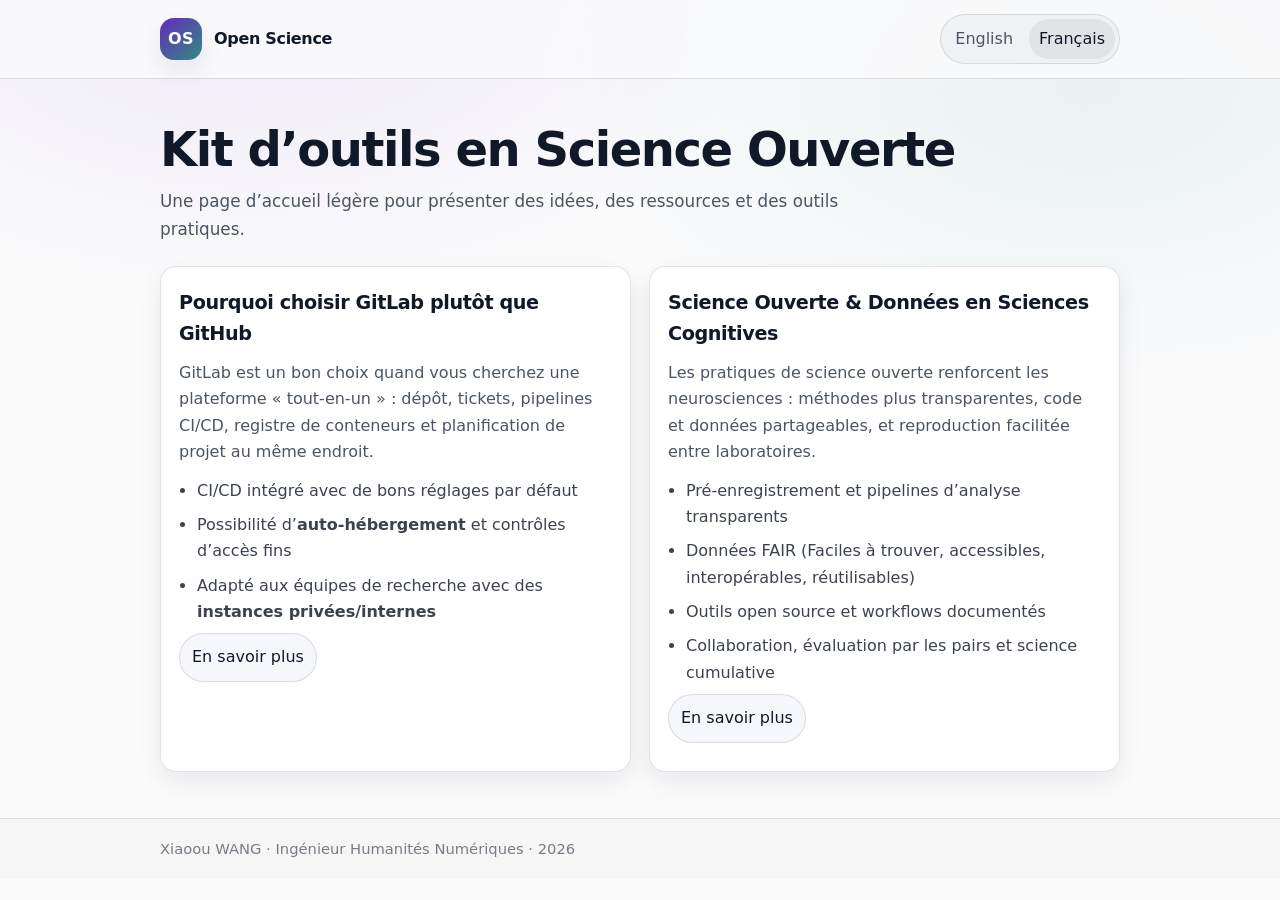
<file: index.html>
<!doctype html>
<html lang="fr">
  <head>
    <meta charset="UTF-8" />
    <link rel="icon" type="image/svg+xml" href="./favicon.svg" />
    <meta name="viewport" content="width=device-width, initial-scale=1.0" />
    <title>Open Science Toolkit</title>
    <meta
      name="description"
      content="Open Science homepage — bilingual (English/French)."
    />
    <link rel="stylesheet" href="./styles.css" />
  </head>
  <body class="lang-fr">
    <div data-component="header"></div>

    <main class="container">
      <section class="hero">
        <h1>
          <span class="i18n en">Open Science Toolkit</span>
          <span class="i18n fr">Kit d’outils en Science Ouverte</span>
        </h1>
        <p class="lead">
          <span class="i18n en">
            A lightweight landing page to present ideas, resources, and practical tooling.
          </span>
          <span class="i18n fr">
            Une page d’accueil légère pour présenter des idées, des ressources et des outils
            pratiques.
          </span>
        </p>
      </section>

      <section class="grid">
        <article class="card" id="gitlab-vs-github">
          <h2>
            <span class="i18n en">Why choosing GitLab other than GitHub</span>
            <span class="i18n fr">Pourquoi choisir GitLab plutôt que GitHub</span>
          </h2>
          <p>
            <span class="i18n en">
              GitLab can be a great choice when you want an “all‑in‑one” platform: repository,
              issues, CI/CD pipelines, container registry, and project planning in one place.
            </span>
            <span class="i18n fr">
              GitLab est un bon choix quand vous cherchez une plateforme « tout‑en‑un » : dépôt,
              tickets, pipelines CI/CD, registre de conteneurs et planification de projet au même
              endroit.
            </span>
          </p>
          <ul class="bullets">
            <li>
              <span class="i18n en">Built‑in CI/CD with strong defaults</span>
              <span class="i18n fr">CI/CD intégré avec de bons réglages par défaut</span>
            </li>
            <li>
              <span class="i18n en"><strong>Self‑hosting options and fine‑grained access controls</strong></span>
        
              <span class="i18n fr">Possibilité d’<strong>auto‑hébergement</strong> et contrôles d’accès fins</span>
            </li>
            <li>
              <span class="i18n en">
                Good fit for research groups needing <strong>private/internal instances</strong>
              </span>
              <span class="i18n fr">
                Adapté aux équipes de recherche avec des <strong>instances privées/internes</strong>
              </span>
            </li>
          </ul>
          <p class="card-cta">
            <a class="cta" href="./gitlab.html">
              <span class="i18n en">Read more</span>
              <span class="i18n fr">En savoir plus</span>
            </a>
          </p>
        </article>

        <article class="card" id="open-science-neuroscience">
          <h2>
            <span class="i18n en">Open Science & Data in Cognitive Sciences</span>
            <span class="i18n fr">Science Ouverte & Données en Sciences Cognitives</span>
          </h2>
          <p>
            <span class="i18n en">
              Open science practices strengthen neuroscience: clearer methods, shareable code and
              data, and easier reproduction of results across labs.
            </span>
            <span class="i18n fr">
              Les pratiques de science ouverte renforcent les neurosciences : méthodes plus
              transparentes, code et données partageables, et reproduction facilitée entre
              laboratoires.
            </span>
          </p>
          <ul class="bullets">
            <li>
              <span class="i18n en">Preregistration and transparent analysis pipelines</span>
              <span class="i18n fr">Pré‑enregistrement et pipelines d’analyse transparents</span>
            </li>
            <li>
              <span class="i18n en">FAIR data (Findable, Accessible, Interoperable, Reusable)</span>
              <span class="i18n fr">
                Données FAIR (Faciles à trouver, accessibles, interopérables, réutilisables)
              </span>
            </li>
            <li>
              <span class="i18n en">Open-source tools and documented workflows</span>
              <span class="i18n fr">Outils open source et workflows documentés</span>
            </li>
            <li>
              <span class="i18n en">Collaboration, peer review, and cumulative science</span>
              <span class="i18n fr">Collaboration, évaluation par les pairs et science cumulative</span>
            </li>
          </ul>
          <p class="card-cta">
            <a class="cta" href="./neuroscience.html">
              <span class="i18n en">Read more</span>
              <span class="i18n fr">En savoir plus</span>
            </a>
          </p>
        </article>
      </section>
    </main>

    <div data-component="footer"></div>
    <script src="./components.js"></script>
  </body>
</html>
</file>
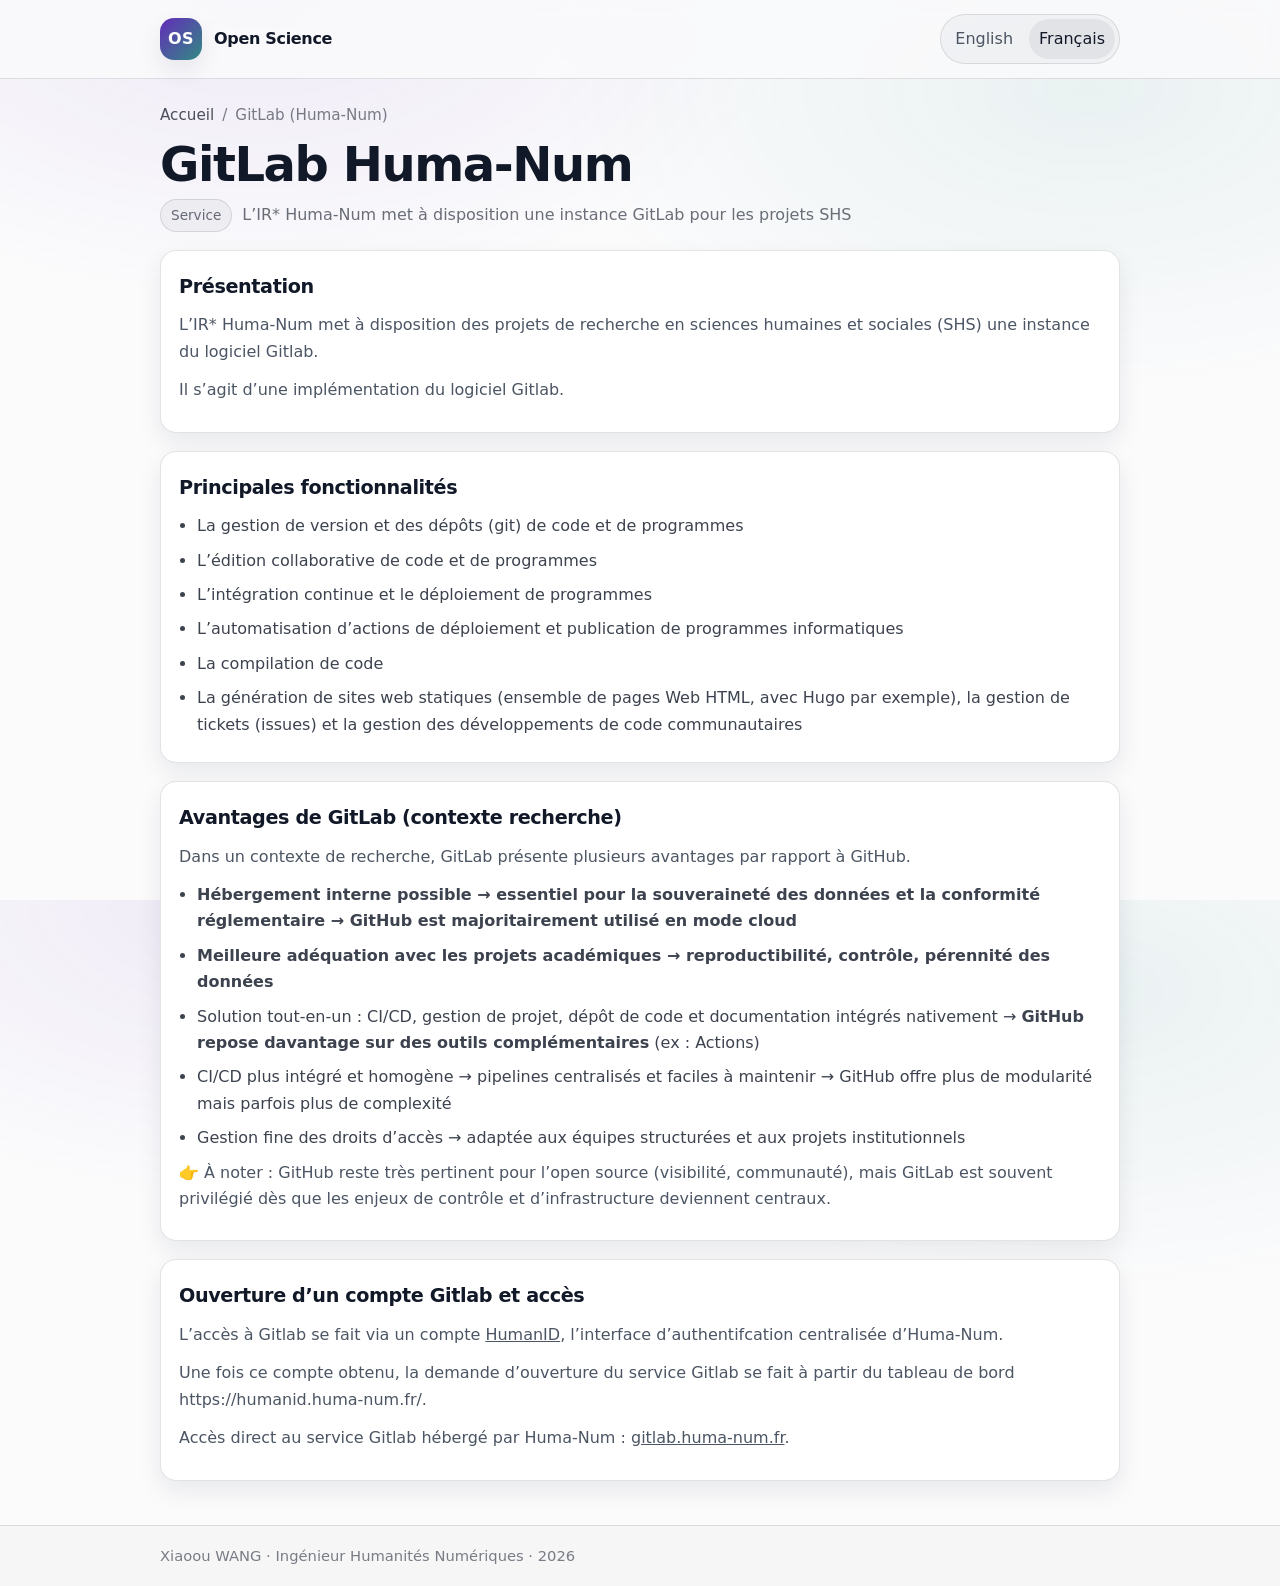
<file: gitlab.html>
<!doctype html>
<html lang="fr">
  <head>
    <meta charset="UTF-8" />
    <link rel="icon" type="image/svg+xml" href="./favicon.svg" />
    <meta name="viewport" content="width=device-width, initial-scale=1.0" />
    <title>GitLab (Huma-Num) — Open Science</title>
    <meta
      name="description"
      content="GitLab Huma-Num — instance pour projets de recherche en SHS."
    />
    <link rel="stylesheet" href="./styles.css" />
  </head>
  <body class="lang-fr">
    <div data-component="header"></div>

    <main class="container">
      <section class="subhero">
        <p class="breadcrumbs">
          <a href="./index.html">
            <span class="i18n en">Home</span>
            <span class="i18n fr">Accueil</span>
          </a>
          <span aria-hidden="true">/</span>
          <span class="i18n en">GitLab (Huma-Num)</span>
          <span class="i18n fr">GitLab (Huma-Num)</span>
        </p>

        <h1>
          <span class="i18n en">GitLab Huma-Num</span>
          <span class="i18n fr">GitLab Huma-Num</span>
        </h1>
        <div class="kicker">
          <span class="pill">
            <span class="i18n en">Service</span>
            <span class="i18n fr">Service</span>
          </span>
          <span class="i18n en">
            Huma-Num (a French national research infrastructure) provides a GitLab instance for
            research projects in the humanities and social sciences (HSS/SHS).
          </span>
          <span class="i18n fr">
            L’IR* Huma-Num met à disposition une instance GitLab pour les projets SHS
          </span>
        </div>
      </section>

      <section class="grid prose">
        <article class="card">
          <h2>
            <span class="i18n en">Overview</span>
            <span class="i18n fr">Présentation</span>
          </h2>
          <p>
            <span class="i18n en">
              Huma-Num provides humanities and social sciences (SHS) research projects with an
              instance of the GitLab software.
            </span>
            <span class="i18n fr">
              L’IR* Huma-Num met à disposition des projets de recherche en sciences humaines et
              sociales (SHS) une instance du logiciel Gitlab.
            </span>
          </p>
          <p>
            <span class="i18n en">This is an implementation of the GitLab software.</span>
            <span class="i18n fr">Il s’agit d’une implémentation du logiciel Gitlab.</span>
          </p>
        </article>

        <article class="card">
          <h2>
            <span class="i18n en">Main features</span>
            <span class="i18n fr">Principales fonctionnalités</span>
          </h2>
          <ul class="bullets">
            <li>
              <span class="i18n en">
                Version control and Git repositories for code and software
              </span>
              <span class="i18n fr">
                La gestion de version et des dépôts (git) de code et de programmes
              </span>
            </li>
            <li>
              <span class="i18n en">Collaborative editing and review of code and software</span>
              <span class="i18n fr">L’édition collaborative de code et de programmes</span>
            </li>
            <li>
              <span class="i18n en">Continuous integration and software deployment</span>
              <span class="i18n fr">L’intégration continue et le déploiement de programmes</span>
            </li>
            <li>
              <span class="i18n en">
                Automation of deployment actions and publication of software
              </span>
              <span class="i18n fr">
                L’automatisation d’actions de déploiement et publication de programmes informatiques
              </span>
            </li>
            <li>
              <span class="i18n en">Code compilation</span>
              <span class="i18n fr">La compilation de code</span>
            </li>
            <li>
              <span class="i18n en">
                Static website generation (HTML pages, e.g. with Hugo), issue tracking, and support
                for community-driven software development
              </span>
              <span class="i18n fr">
                La génération de sites web statiques (ensemble de pages Web HTML, avec Hugo par
                exemple), la gestion de tickets (issues) et la gestion des développements de code
                communautaires
              </span>
            </li>
          </ul>
        </article>

        <article class="card">
          <h2>
            <span class="i18n en">Why GitLab (in a research context)</span>
            <span class="i18n fr">Avantages de GitLab (contexte recherche)</span>
          </h2>
          <p>
            <span class="i18n en">
              In a research context, GitLab offers several advantages compared with GitHub.
            </span>
            <span class="i18n fr">
              Dans un contexte de recherche, GitLab présente plusieurs avantages par rapport à
              GitHub.
            </span>
          </p>
          <ul class="bullets">
            <li>
              <span class="i18n en">
                <strong>
                  On-premise hosting is possible → essential for data sovereignty and regulatory
                  compliance → GitHub is mostly used as a cloud service
                </strong>
              </span>
              <span class="i18n fr">
                <strong>
                  Hébergement interne possible → essentiel pour la souveraineté des données et la
                  conformité réglementaire → GitHub est majoritairement utilisé en mode cloud
                </strong>
              </span>
            </li>
            <li>
              <span class="i18n en">
                <strong>
                  Better fit for academic projects → reproducibility, control, long-term
                  preservation of data
                </strong>
              </span>
              <span class="i18n fr">
                <strong>
                  Meilleure adéquation avec les projets académiques → reproductibilité, contrôle,
                  pérennité des données
                </strong>
              </span>
            </li>
            <li>
              <span class="i18n en">
                All-in-one solution: CI/CD, project management, code repository, and documentation
                <strong>built in</strong> → <strong>GitHub relies more on add-ons</strong> (e.g. Actions)
              </span>
              <span class="i18n fr">
                Solution tout-en-un : CI/CD, gestion de projet, dépôt de code et documentation
                <strong></strong>intégrés nativement</strong> → <strong>GitHub repose davantage sur des outils complémentaires</strong> (ex :
                Actions)
              </span>
            </li>

            <li>
              <span class="i18n en">
                More integrated and consistent CI/CD → centralized pipelines, easier to maintain →
                GitHub offers more modularity but can add complexity
              </span>
              <span class="i18n fr">
                CI/CD plus intégré et homogène → pipelines centralisés et faciles à maintenir → GitHub
                offre plus de modularité mais parfois plus de complexité
              </span>
            </li>
            <li>
              <span class="i18n en">
                Fine-grained access control → well suited to structured teams and institutional
                projects
              </span>
              <span class="i18n fr">
                Gestion fine des droits d’accès → adaptée aux équipes structurées et aux projets
                institutionnels
              </span>
            </li>

          </ul>
          <p>
            <span class="i18n en">
              👉 Note: GitHub remains highly relevant for open source (visibility, community), but
              GitLab is often preferred when infrastructure control becomes central.
            </span>
            <span class="i18n fr">
              👉 À noter : GitHub reste très pertinent pour l’open source (visibilité, communauté),
              mais GitLab est souvent privilégié dès que les enjeux de contrôle et d’infrastructure
              deviennent centraux.
            </span>
          </p>
        </article>

        <article class="card">
          <h2>
            <span class="i18n en">Creating an account and getting access</span>
            <span class="i18n fr">Ouverture d’un compte Gitlab et accès</span>
          </h2>
          <p>
            <span class="i18n en">
              Access to GitLab is via a <a href="https://humanid.huma-num.fr/register?skin=humanid&lmAuth=1HumanID" target="_blank" rel="noreferrer">HumanID</a> account, Huma-Num’s centralized authentication interface.
            </span>
            <span class="i18n fr">
              L’accès à Gitlab se fait via un compte <a href="https://humanid.huma-num.fr/register?skin=humanid&lmAuth=1HumanID" target="_blank" rel="noreferrer">HumanID</a>, l’interface d’authentifcation
              centralisée d’Huma-Num.
            </span>
          </p>
          <p>
            <span class="i18n en">
              Once you have this account, request access to the GitLab service from the dashboard:
              <a href="https://humanid.huma-num.fr/" target="_blank" rel="noreferrer">humanid.huma-num.fr</a>.
            </span>
            <span class="i18n fr">
              Une fois ce compte obtenu, la demande d’ouverture du service Gitlab se fait à partir du
              tableau de bord https://humanid.huma-num.fr/.
            </span>
          </p>
          <p>
            <span class="i18n en">
              Direct access to the GitLab service hosted by Huma-Num:
              <a href="https://gitlab.huma-num.fr" target="_blank" rel="noreferrer"
                >gitlab.huma-num.fr</a
              >.
            </span>
            <span class="i18n fr">
              Accès direct au service Gitlab hébergé par Huma-Num :
              <a href="https://gitlab.huma-num.fr" target="_blank" rel="noreferrer"
                >gitlab.huma-num.fr</a
              >.
            </span>
          </p>
        </article>
      </section>
    </main>

    <div data-component="footer"></div>
    <script src="./components.js"></script>
  </body>
</html>
</file>
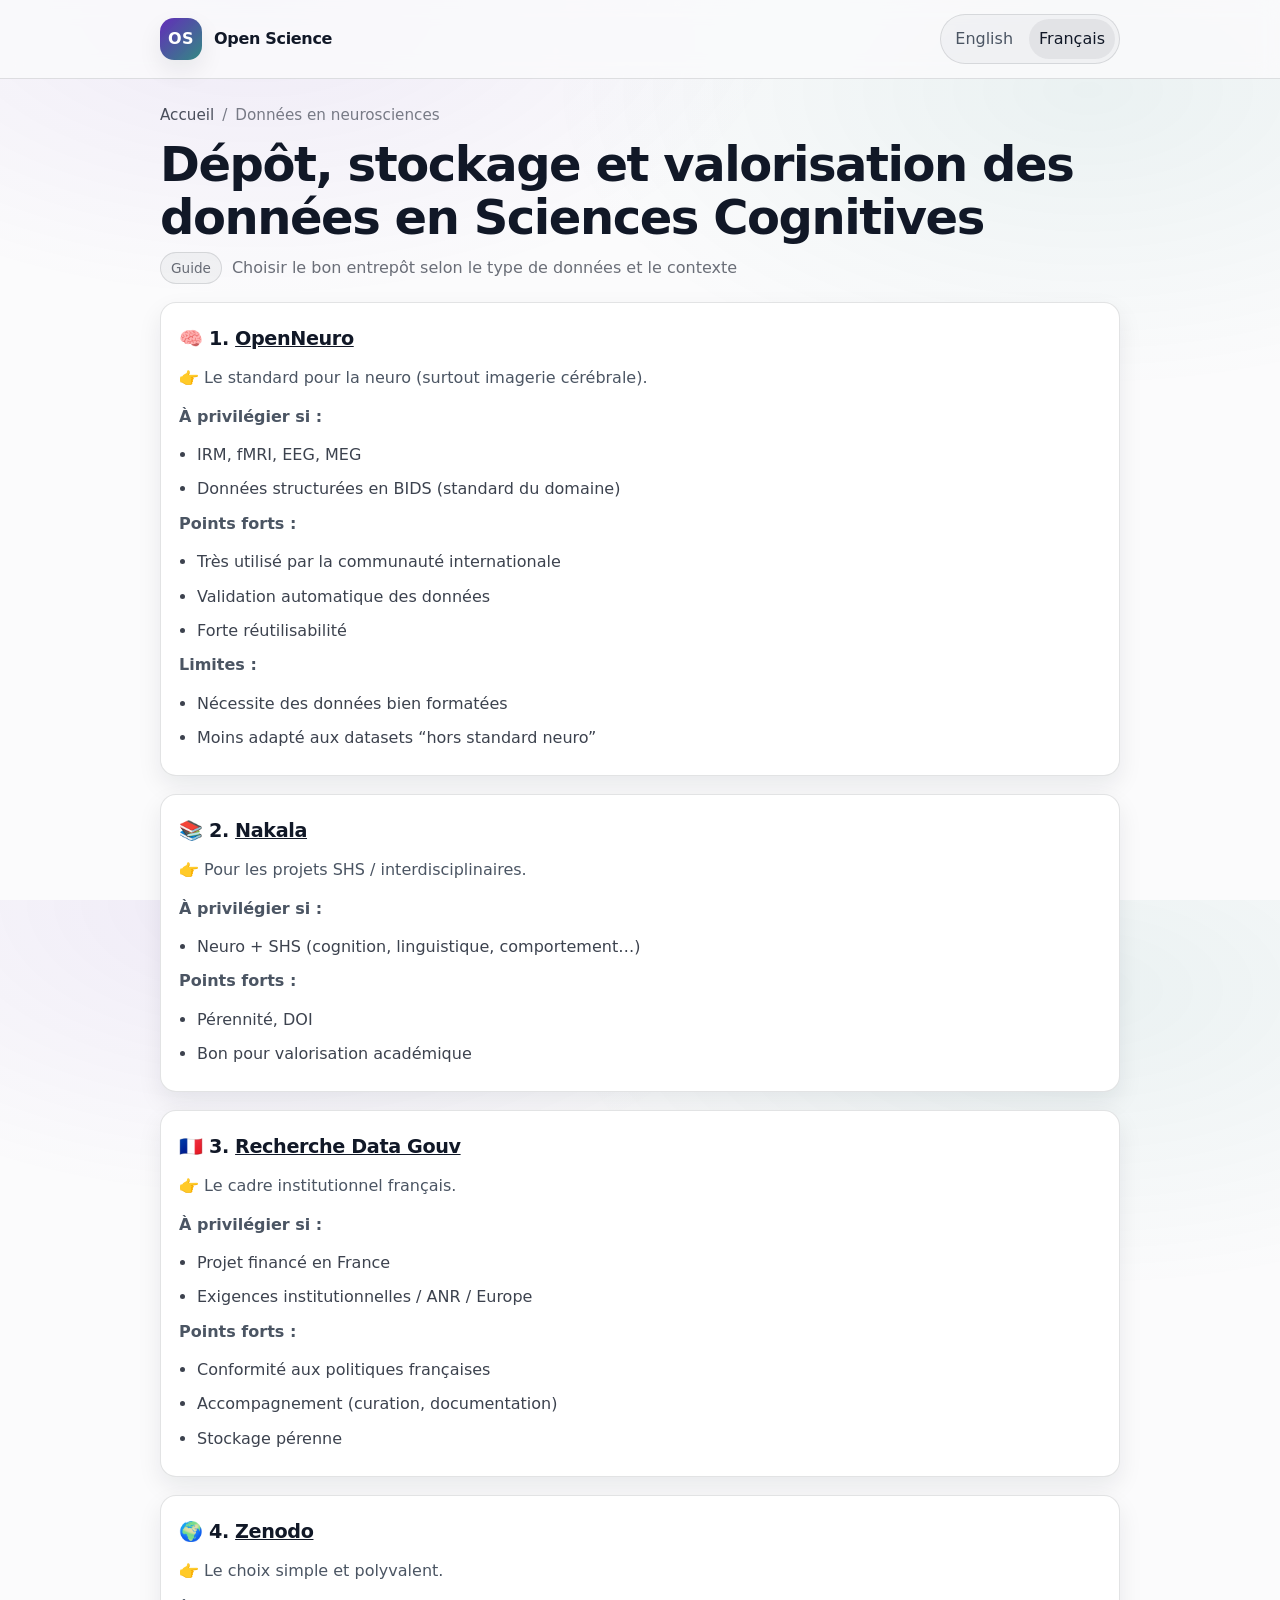
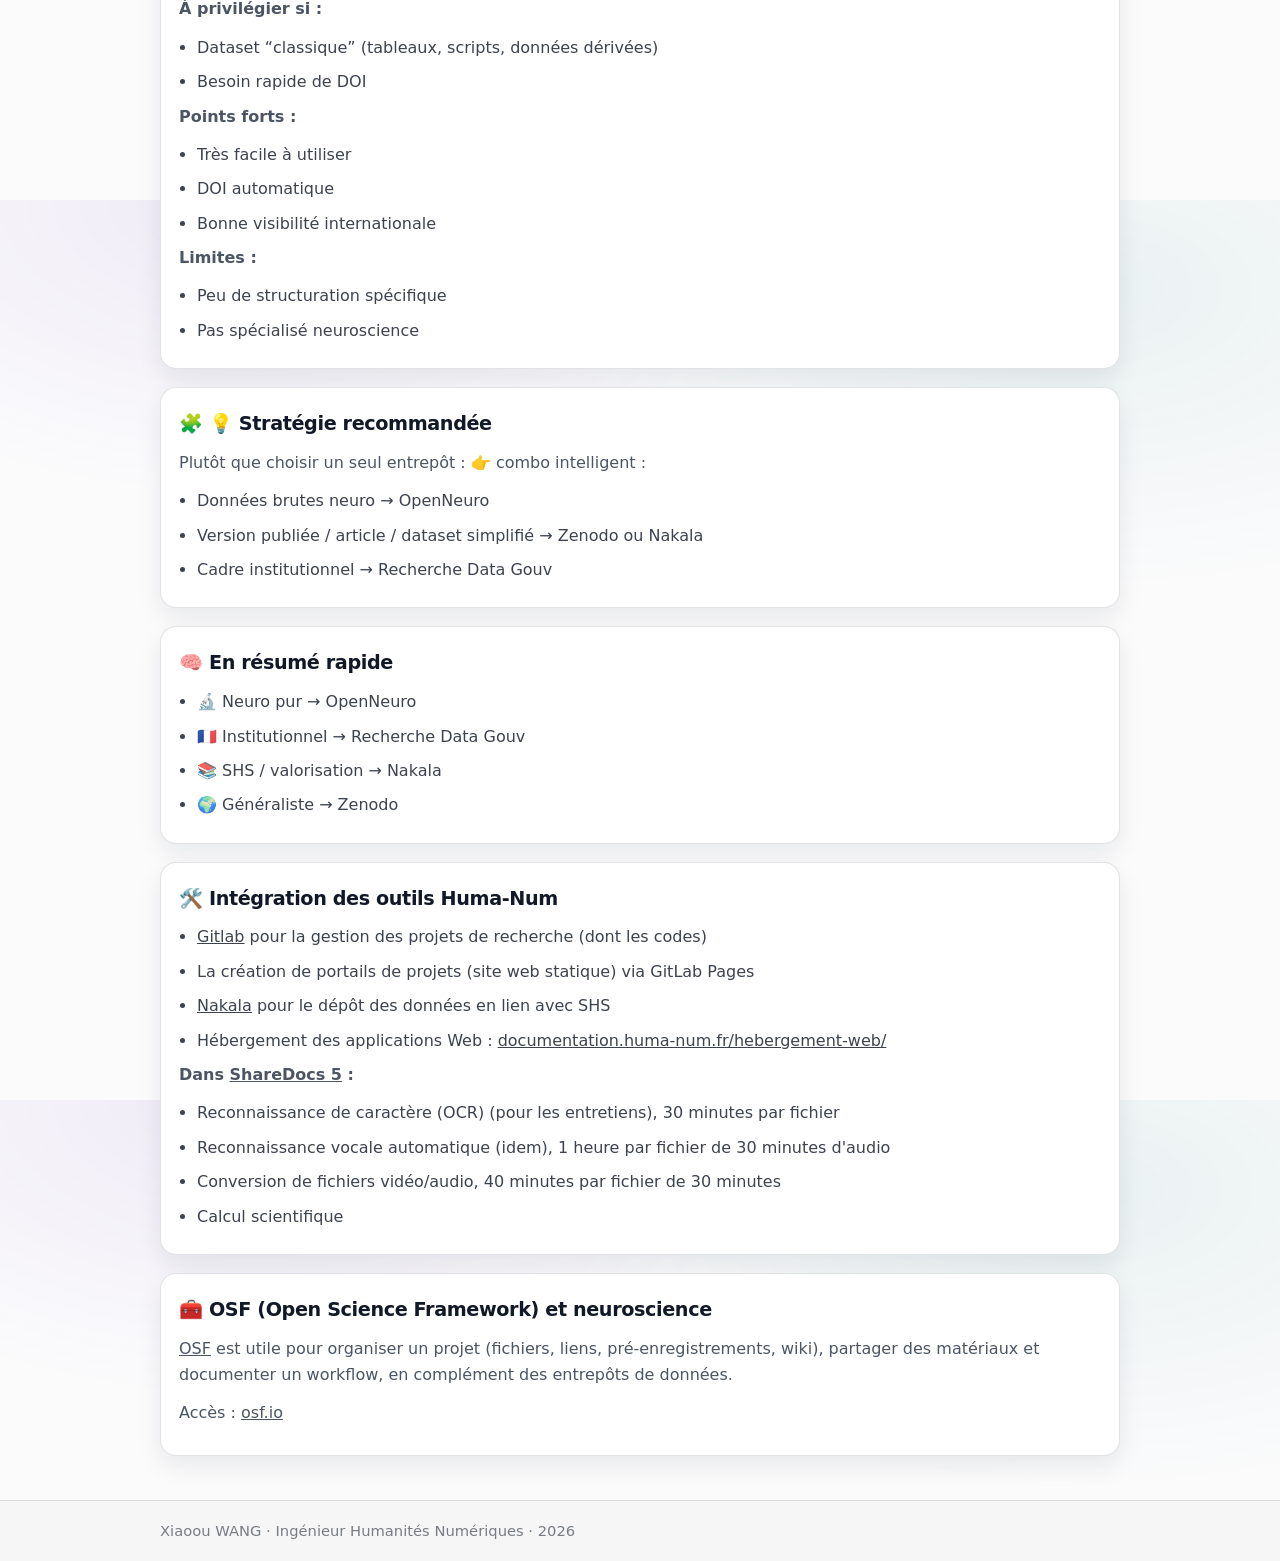
<file: neuroscience.html>
<!doctype html>
<html lang="fr">
  <head>
    <meta charset="UTF-8" />
    <link rel="icon" type="image/svg+xml" href="./favicon.svg" />
    <meta name="viewport" content="width=device-width, initial-scale=1.0" />
    <title>Open Science & Neuroscience — Open Science</title>
    <meta
      name="description"
      content="Open Science and Neuroscience — bilingual (English/French)."
    />
    <link rel="stylesheet" href="./styles.css" />
  </head>
  <body class="lang-fr">
    <div data-component="header"></div>

    <main class="container">
      <section class="subhero">
        <p class="breadcrumbs">
          <a href="./index.html">
            <span class="i18n en">Home</span>
            <span class="i18n fr">Accueil</span>
          </a>
          <span aria-hidden="true">/</span>
          <span class="i18n en">Neuroscience data</span>
          <span class="i18n fr">Données en neurosciences</span>
        </p>

        <h1>
          <span class="i18n en">Depositing, storing, and showcasing data in Cognitive Sciences</span>
          <span class="i18n fr">Dépôt, stockage et valorisation des données en Sciences Cognitives</span>
        </h1>
        <div class="kicker">
          <span class="pill">
            <span class="i18n en">Guide</span>
            <span class="i18n fr">Guide</span>
          </span>
          <span class="i18n en">Choose the right repository for your data and context</span>
          <span class="i18n fr">Choisir le bon entrepôt selon le type de données et le contexte</span>
        </div>
      </section>

      <section class="grid prose">
        <article class="card">
          <h2>
            <span class="i18n en">🧠 1. <a href="https://openneuro.org/" target="_blank" rel="noreferrer">OpenNeuro</a></span>
            <span class="i18n fr">🧠 1. <a href="https://openneuro.org/" target="_blank" rel="noreferrer">OpenNeuro</a></span>
          </h2>
          <p>
            <span class="i18n en">
              👉 The go-to standard in neuroscience (especially neuroimaging).
            </span>
            <span class="i18n fr">
              👉 Le standard pour la neuro (surtout imagerie cérébrale).
            </span>
          </p>
          <p>
            <span class="i18n en"><strong>Best when:</strong></span>
            <span class="i18n fr"><strong>À privilégier si :</strong></span>
          </p>
          <ul class="bullets">
            <li>
              <span class="i18n en">IRM, fMRI, EEG, MEG</span>
              <span class="i18n fr">IRM, fMRI, EEG, MEG</span>
            </li>
            <li>
              <span class="i18n en">Your dataset follows BIDS (the field standard)</span>
              <span class="i18n fr">Données structurées en BIDS (standard du domaine)</span>
            </li>
          </ul>
          <p>
            <span class="i18n en"><strong>Strengths:</strong></span>
            <span class="i18n fr"><strong>Points forts :</strong></span>
          </p>
          <ul class="bullets">
            <li>
              <span class="i18n en">Widely used internationally</span>
              <span class="i18n fr">Très utilisé par la communauté internationale</span>
            </li>
            <li>
              <span class="i18n en">Automatic dataset validation</span>
              <span class="i18n fr">Validation automatique des données</span>
            </li>
            <li>
              <span class="i18n en">High reusability</span>
              <span class="i18n fr">Forte réutilisabilité</span>
            </li>
          </ul>
          <p>
            <span class="i18n en"><strong>Limitations:</strong></span>
            <span class="i18n fr"><strong>Limites :</strong></span>
          </p>
          <ul class="bullets">
            <li>
              <span class="i18n en">Requires well-formatted data</span>
              <span class="i18n fr">Nécessite des données bien formatées</span>
            </li>
            <li>
              <span class="i18n en">Less suited for “non-standard” neuroscience datasets</span>
              <span class="i18n fr">Moins adapté aux datasets “hors standard neuro”</span>
            </li>
          </ul>
        </article>



        <article class="card">
          <h2>
            <span class="i18n en">📚 2. <a href="https://nakala.fr/" target="_blank" rel="noreferrer">Nakala</a></span>
            <span class="i18n fr">📚 2. <a href="https://nakala.fr/" target="_blank" rel="noreferrer">Nakala</a></span>
          </h2>
          <p>
            <span class="i18n en">
              👉 For HSS/SHS and interdisciplinary projects.
            </span>
            <span class="i18n fr">
              👉 Pour les projets SHS / interdisciplinaires.
            </span>
          </p>
          <p>
            <span class="i18n en"><strong>Best when:</strong></span>
            <span class="i18n fr"><strong>À privilégier si :</strong></span>
          </p>
          <ul class="bullets">
            <li>
              <span class="i18n en">Neuroscience + HSS (cognition, linguistics, behaviour…)</span>
              <span class="i18n fr">Neuro + SHS (cognition, linguistique, comportement…)</span>
            </li>
          </ul>
          <p>
            <span class="i18n en"><strong>Strengths:</strong></span>
            <span class="i18n fr"><strong>Points forts :</strong></span>
          </p>
          <ul class="bullets">
            <li>
              <span class="i18n en">Long-term preservation, DOI</span>
              <span class="i18n fr">Pérennité, DOI</span>
            </li>
            <li>
              <span class="i18n en">Good for academic dissemination</span>
              <span class="i18n fr">Bon pour valorisation académique</span>
            </li>
          </ul>
        </article>

        <article class="card">
          <h2>
            <span class="i18n en">🇫🇷 3. <a href="https://recherche-data.gouv.fr/" target="_blank" rel="noreferrer">Recherche Data Gouv</a></span>
            <span class="i18n fr">🇫🇷 3. <a href="https://recherche-data.gouv.fr/" target="_blank" rel="noreferrer">Recherche Data Gouv</a></span>
          </h2>
          <p>
            <span class="i18n en">
              👉 The French institutional framework.
            </span>
            <span class="i18n fr">
              👉 Le cadre institutionnel français.
            </span>
          </p>
          <p>
            <span class="i18n en"><strong>Best when:</strong></span>
            <span class="i18n fr"><strong>À privilégier si :</strong></span>
          </p>
          <ul class="bullets">
            <li>
              <span class="i18n en">The project is funded in France</span>
              <span class="i18n fr">Projet financé en France</span>
            </li>
            <li>
              <span class="i18n en">Institutional / ANR / European requirements</span>
              <span class="i18n fr">Exigences institutionnelles / ANR / Europe</span>
            </li>
          </ul>
          <p>
            <span class="i18n en"><strong>Strengths:</strong></span>
            <span class="i18n fr"><strong>Points forts :</strong></span>
          </p>
          <ul class="bullets">
            <li>
              <span class="i18n en">Aligned with French policies</span>
              <span class="i18n fr">Conformité aux politiques françaises</span>
            </li>
            <li>
              <span class="i18n en">Support (curation, documentation)</span>
              <span class="i18n fr">Accompagnement (curation, documentation)</span>
            </li>
            <li>
              <span class="i18n en">Long-term storage</span>
              <span class="i18n fr">Stockage pérenne</span>
            </li>
          </ul>
        </article>


        <article class="card">
          <h2>
            <span class="i18n en">🌍 4. <a href="https://zenodo.org/" target="_blank" rel="noreferrer">Zenodo</a></span>
            <span class="i18n fr">🌍 4. <a href="https://zenodo.org/" target="_blank" rel="noreferrer">Zenodo</a></span>
          </h2>
          <p>
            <span class="i18n en">
              👉 The simple, versatile option.
            </span>
            <span class="i18n fr">
              👉 Le choix simple et polyvalent.
            </span>
          </p>
          <p>
            <span class="i18n en"><strong>Best when:</strong></span>
            <span class="i18n fr"><strong>À privilégier si :</strong></span>
          </p>
          <ul class="bullets">
            <li>
              <span class="i18n en">A “classic” dataset (tables, scripts, derived data)</span>
              <span class="i18n fr">Dataset “classique” (tableaux, scripts, données dérivées)</span>
            </li>
            <li>
              <span class="i18n en">You need a DOI quickly</span>
              <span class="i18n fr">Besoin rapide de DOI</span>
            </li>
          </ul>
          <p>
            <span class="i18n en"><strong>Strengths:</strong></span>
            <span class="i18n fr"><strong>Points forts :</strong></span>
          </p>
          <ul class="bullets">
            <li>
              <span class="i18n en">Very easy to use</span>
              <span class="i18n fr">Très facile à utiliser</span>
            </li>
            <li>
              <span class="i18n en">Automatic DOI</span>
              <span class="i18n fr">DOI automatique</span>
            </li>
            <li>
              <span class="i18n en">Good international visibility</span>
              <span class="i18n fr">Bonne visibilité internationale</span>
            </li>
          </ul>
          <p>
            <span class="i18n en"><strong>Limitations:</strong></span>
            <span class="i18n fr"><strong>Limites :</strong></span>
          </p>
          <ul class="bullets">
            <li>
              <span class="i18n en">Little domain-specific structure</span>
              <span class="i18n fr">Peu de structuration spécifique</span>
            </li>
            <li>
              <span class="i18n en">Not neuroscience-specific</span>
              <span class="i18n fr">Pas spécialisé neuroscience</span>
            </li>
          </ul>
        </article>

        <article class="card">
          <h2>
            <span class="i18n en">🧩 💡 Recommended strategy</span>
            <span class="i18n fr">🧩 💡 Stratégie recommandée</span>
          </h2>
          <p>
            <span class="i18n en">Rather than choosing a single repository: 👉 a smart combo:</span>
            <span class="i18n fr">Plutôt que choisir un seul entrepôt : 👉 combo intelligent :</span>
          </p>
          <ul class="bullets">
            <li>
              <span class="i18n en">Raw neuroscience data → OpenNeuro</span>
              <span class="i18n fr">Données brutes neuro → OpenNeuro</span>
            </li>
            <li>
              <span class="i18n en">
                Published version / paper / simplified dataset → Zenodo or Nakala
              </span>
              <span class="i18n fr">
                Version publiée / article / dataset simplifié → Zenodo ou Nakala
              </span>
            </li>
            <li>
              <span class="i18n en">Institutional framework → Recherche Data Gouv</span>
              <span class="i18n fr">Cadre institutionnel → Recherche Data Gouv</span>
            </li>
          </ul>
        </article>

        <article class="card">
          <h2>
            <span class="i18n en">🧠 Quick summary</span>
            <span class="i18n fr">🧠 En résumé rapide</span>
          </h2>
          <ul class="bullets">
            <li>
              <span class="i18n en">🔬 Pure neuroscience → OpenNeuro</span>
              <span class="i18n fr">🔬 Neuro pur → OpenNeuro</span>
            </li>

            <li>
              <span class="i18n en">🇫🇷 Institutional (France) → Recherche Data Gouv</span>
              <span class="i18n fr">🇫🇷 Institutionnel → Recherche Data Gouv</span>
            </li>
            <li>
              <span class="i18n en">📚 HSS/SHS / dissemination → Nakala</span>
              <span class="i18n fr">📚 SHS / valorisation → Nakala</span>
            </li>
            <li>
              <span class="i18n en">🌍 General-purpose → Zenodo</span>
              <span class="i18n fr">🌍 Généraliste → Zenodo</span>
            </li>
          </ul>
        </article>

        <article class="card">
          <h2>
            <span class="i18n en">🛠️ Integrating Huma-Num tools</span>
            <span class="i18n fr">🛠️ Intégration des outils Huma-Num</span>
     
          </h2>
          <ul class="bullets">
            <li>
              <span class="i18n en"><a href="./gitlab.html" target="_blank" rel="noreferrer">GitLab</a> for managing research projects (including code)</span>
              <span class="i18n fr"><a href="./gitlab.html" target="_blank" rel="noreferrer">Gitlab</a> pour la gestion des projets de recherche (dont les codes)</span>
            </li>
            <li>
              <span class="i18n en">
                Creating project portals (static websites) via GitLab Pages
              </span>
              <span class="i18n fr">
                La création de portails de projets (site web statique) via GitLab Pages
              </span>
            </li>
            <li>
              <span class="i18n en"><a href="www.nakala.fr" target="_blank" rel="noreferrer">Nakala</a> for depositing data linked to HSS/SHS</span>
              <span class="i18n fr"><a href="www.nakala.fr" target="_blank" rel="noreferrer">Nakala</a> pour le dépôt des données en lien avec SHS</span>
            </li>
            <li>
              <span class="i18n en">
                Web application hosting:
                <a
                  href="https://documentation.huma-num.fr/hebergement-web/"
                  target="_blank"
                  rel="noreferrer"
                  >documentation.huma-num.fr/hebergement-web/</a
                >
              </span>
              <span class="i18n fr">
                Hébergement des applications Web :
                <a
                  href="https://documentation.huma-num.fr/hebergement-web/"
                  target="_blank"
                  rel="noreferrer"
                  >documentation.huma-num.fr/hebergement-web/</a
                >
              </span>
            </li>
          </ul>
          <p>
            <span class="i18n en"><strong>In <a href="https://sharedocs.huma-num.fr/" target="_blank" rel="noreferrer">ShareDocs 5</a>:</strong></span>
            <span class="i18n fr"><strong>Dans <a href="https://sharedocs.huma-num.fr/" target="_blank" rel="noreferrer">ShareDocs 5</a> :</strong></span>
          </p>
          <ul class="bullets">
            <li>
              <span class="i18n en">
                OCR (for interviews), about 30 minutes per file
              </span>
              <span class="i18n fr">
                Reconnaissance de caractère (OCR) (pour les entretiens), 30 minutes par fichier
              </span>
            </li>
            <li>
              <span class="i18n en">
                Automatic speech recognition, about 1 hour for 30 minutes of audio
              </span>
              <span class="i18n fr">
                Reconnaissance vocale automatique (idem), 1 heure par fichier de 30 minutes d'audio
              </span>
            </li>
            <li>
              <span class="i18n en">
                Video/audio format conversion, about 40 minutes for 30 minutes of media
              </span>
              <span class="i18n fr">
                Conversion de fichiers vidéo/audio, 40 minutes par fichier de 30 minutes
              </span>
            </li>
            <li>
              <span class="i18n en">Scientific computing</span>
              <span class="i18n fr">Calcul scientifique</span>
            </li>
          </ul>
        </article>

        <article class="card">
          <h2>
            <span class="i18n en">🧰 OSF (Open Science Framework) and neuroscience</span>
            <span class="i18n fr">🧰 OSF (Open Science Framework) et neuroscience</span>
     
          </h2>
          <p>
            <span class="i18n en">
              <a href="https://osf.io/" target="_blank" rel="noreferrer">OSF</a> helps you organize a project (files, links, preregistrations, wiki), share
              materials, and document workflows, complementing data repositories.
            </span>
            <span class="i18n fr">
              <a href="https://osf.io/" target="_blank" rel="noreferrer">OSF</a> est utile pour organiser un projet (fichiers, liens, pré‑enregistrements, wiki),
              partager des matériaux et documenter un workflow, en complément des entrepôts de données.
            </span>
          </p>
          <p>
            <span class="i18n en">
              Access: <a href="https://osf.io/" target="_blank" rel="noreferrer">osf.io</a>
            </span>
            <span class="i18n fr">
              Accès : <a href="https://osf.io/" target="_blank" rel="noreferrer">osf.io</a>
            </span>
          </p>
        </article>
      </section>
    </main>

    <div data-component="footer"></div>
    <script src="./components.js"></script>
  </body>
</html>
</file>
<file: styles.css>
/* Lightweight, readable static styling (no preprocessors). */

:root {
  --bg: #fbfbfc;
  --panel: #ffffff;
  --panel-2: #f6f7fb;
  --text: #111827;
  --muted: #4b5563;
  --border: rgba(17, 24, 39, 0.12);
  --shadow: 0 10px 24px rgba(17, 24, 39, 0.08);
  --accent: #5b21b6;
  --accent-2: #0f766e;

  --radius: 16px;
  --radius-sm: 12px;
  --maxw: 960px;

  --sans: ui-sans-serif, system-ui, -apple-system, Segoe UI, Roboto, Helvetica,
    Arial, "Apple Color Emoji", "Segoe UI Emoji";
}

* {
  box-sizing: border-box;
}

html,
body {
  height: 100%;
}

body {
  margin: 0;
  font-family: var(--sans);
  line-height: 1.65;
  color: var(--text);
  background: radial-gradient(900px 500px at 20% 0%, rgba(91, 33, 182, 0.08), transparent 60%),
    radial-gradient(900px 500px at 85% 10%, rgba(15, 118, 110, 0.07), transparent 60%),
    var(--bg);
}

a {
  color: inherit;
}

.i18n {
  display: none;
}

body.lang-en .i18n.en {
  display: inline;
}
body.lang-fr .i18n.fr {
  display: inline;
}

.container {
  width: min(var(--maxw), calc(100% - 40px));
  margin: 0 auto;
}

.site-header {
  position: sticky;
  top: 0;
  z-index: 10;
  backdrop-filter: blur(10px);
  background: rgba(251, 251, 252, 0.82);
  border-bottom: 1px solid var(--border);
}

.header-inner {
  display: flex;
  align-items: center;
  justify-content: space-between;
  gap: 16px;
  padding: 14px 0;
}

.brand {
  display: flex;
  align-items: center;
  gap: 12px;
  min-width: 0;
  text-decoration: none;
}

.brand-mark {
  width: 42px;
  height: 42px;
  display: grid;
  place-items: center;
  border-radius: 14px;
  background: linear-gradient(135deg, rgba(91, 33, 182, 0.95), rgba(15, 118, 110, 0.85));
  color: #fff;
  font-weight: 700;
  letter-spacing: 0.02em;
  box-shadow: var(--shadow);
  flex: 0 0 auto;
}

.brand-text {
  min-width: 0;
}

.brand-title {
  font-weight: 650;
  letter-spacing: -0.02em;
}

.brand-subtitle {
  color: var(--muted);
  font-size: 0.92rem;
  white-space: nowrap;
  overflow: hidden;
  text-overflow: ellipsis;
  max-width: 56vw;
}

.lang-switch {
  display: inline-flex;
  padding: 4px;
  border-radius: 999px;
  border: 1px solid var(--border);
  background: rgba(17, 24, 39, 0.03);
  gap: 6px;
}

.lang-btn {
  border: 0;
  background: transparent;
  color: var(--muted);
  padding: 7px 10px;
  border-radius: 999px;
  font: inherit;
  cursor: pointer;
  transition: background 160ms ease, color 160ms ease, transform 160ms ease;
  user-select: none;
}

.lang-btn[aria-pressed="true"] {
  color: var(--text);
  background: rgba(17, 24, 39, 0.06);
}

.lang-btn:active {
  transform: translateY(1px);
}

.hero {
  padding: 44px 0 22px;
}

h1 {
  margin: 0;
  font-size: clamp(2rem, 4.2vw, 3rem);
  line-height: 1.1;
  letter-spacing: -0.03em;
}

.lead {
  margin: 12px 0 0;
  max-width: 70ch;
  color: var(--muted);
  font-size: 1.05rem;
}

.grid {
  display: grid;
  grid-template-columns: repeat(12, 1fr);
  gap: 18px;
  padding-bottom: 46px;
}

.card {
  grid-column: span 6;
  border-radius: var(--radius);
  border: 1px solid var(--border);
  background: var(--panel);
  box-shadow: var(--shadow);
  padding: 18px 18px 16px;
}

.card h2 {
  margin: 2px 0 10px;
  font-size: 1.2rem;
  letter-spacing: -0.02em;
}

.card p {
  margin: 0 0 12px;
  color: var(--muted);
}

.card-cta {
  margin: 14px 0 0;
}

.cta {
  display: inline-flex;
  align-items: center;
  gap: 10px;
  padding: 10px 12px;
  border-radius: 999px;
  border: 1px solid var(--border);
  background: var(--panel-2);
  text-decoration: none;
  color: var(--text);
  transition: transform 160ms ease, background 160ms ease, border-color 160ms ease;
}

.cta:hover {
  background: rgba(91, 33, 182, 0.06);
  border-color: rgba(91, 33, 182, 0.22);
}

.cta:active {
  transform: translateY(1px);
}

.subhero {
  padding: 24px 0 18px;
}

.breadcrumbs {
  display: flex;
  align-items: center;
  gap: 8px;
  margin: 0 0 10px;
  color: rgba(17, 24, 39, 0.55);
  font-size: 0.95rem;
}

.breadcrumbs a {
  text-decoration: none;
  color: rgba(17, 24, 39, 0.75);
}

.breadcrumbs a:hover {
  text-decoration: underline;
}

.prose {
  padding-bottom: 44px;
}

.prose .card {
  grid-column: 1 / -1;
}

.kicker {
  display: inline-flex;
  align-items: center;
  gap: 10px;
  color: rgba(17, 24, 39, 0.62);
  margin: 8px 0 0;
}

.pill {
  display: inline-flex;
  padding: 4px 10px;
  border-radius: 999px;
  border: 1px solid var(--border);
  background: rgba(17, 24, 39, 0.04);
  font-size: 0.85rem;
}

.bullets {
  margin: 0;
  padding-left: 18px;
  color: rgba(17, 24, 39, 0.82);
}

.bullets li {
  margin: 8px 0;
}

.site-footer {
  border-top: 1px solid var(--border);
  background: rgba(17, 24, 39, 0.02);
}

.footer-inner {
  padding: 18px 0;
}

.fineprint {
  margin: 0;
  color: rgba(17, 24, 39, 0.55);
  font-size: 0.92rem;
}

@media (max-width: 900px) {
  .card {
    grid-column: 1 / -1;
  }
  .brand-subtitle {
    max-width: 60vw;
  }
}

@media (prefers-reduced-motion: reduce) {
  .lang-btn {
    transition: none;
  }
}
</file>
